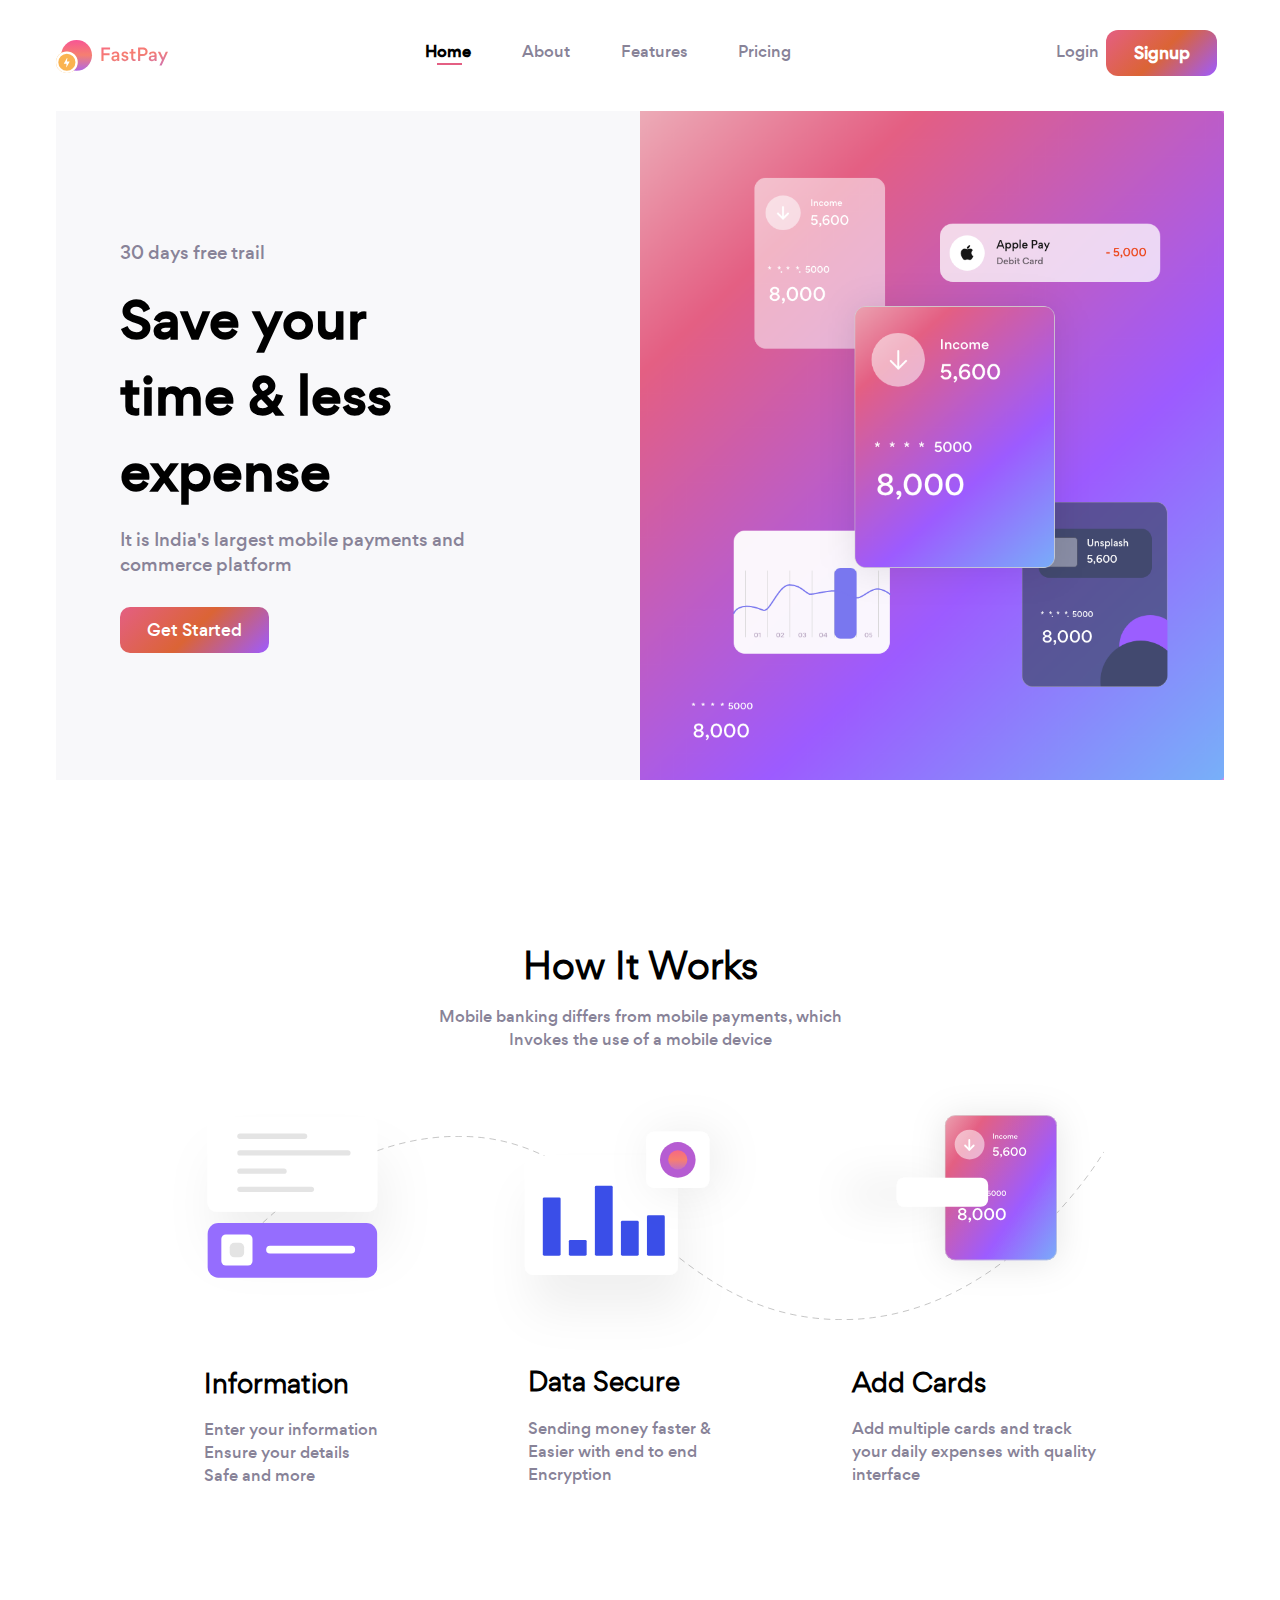
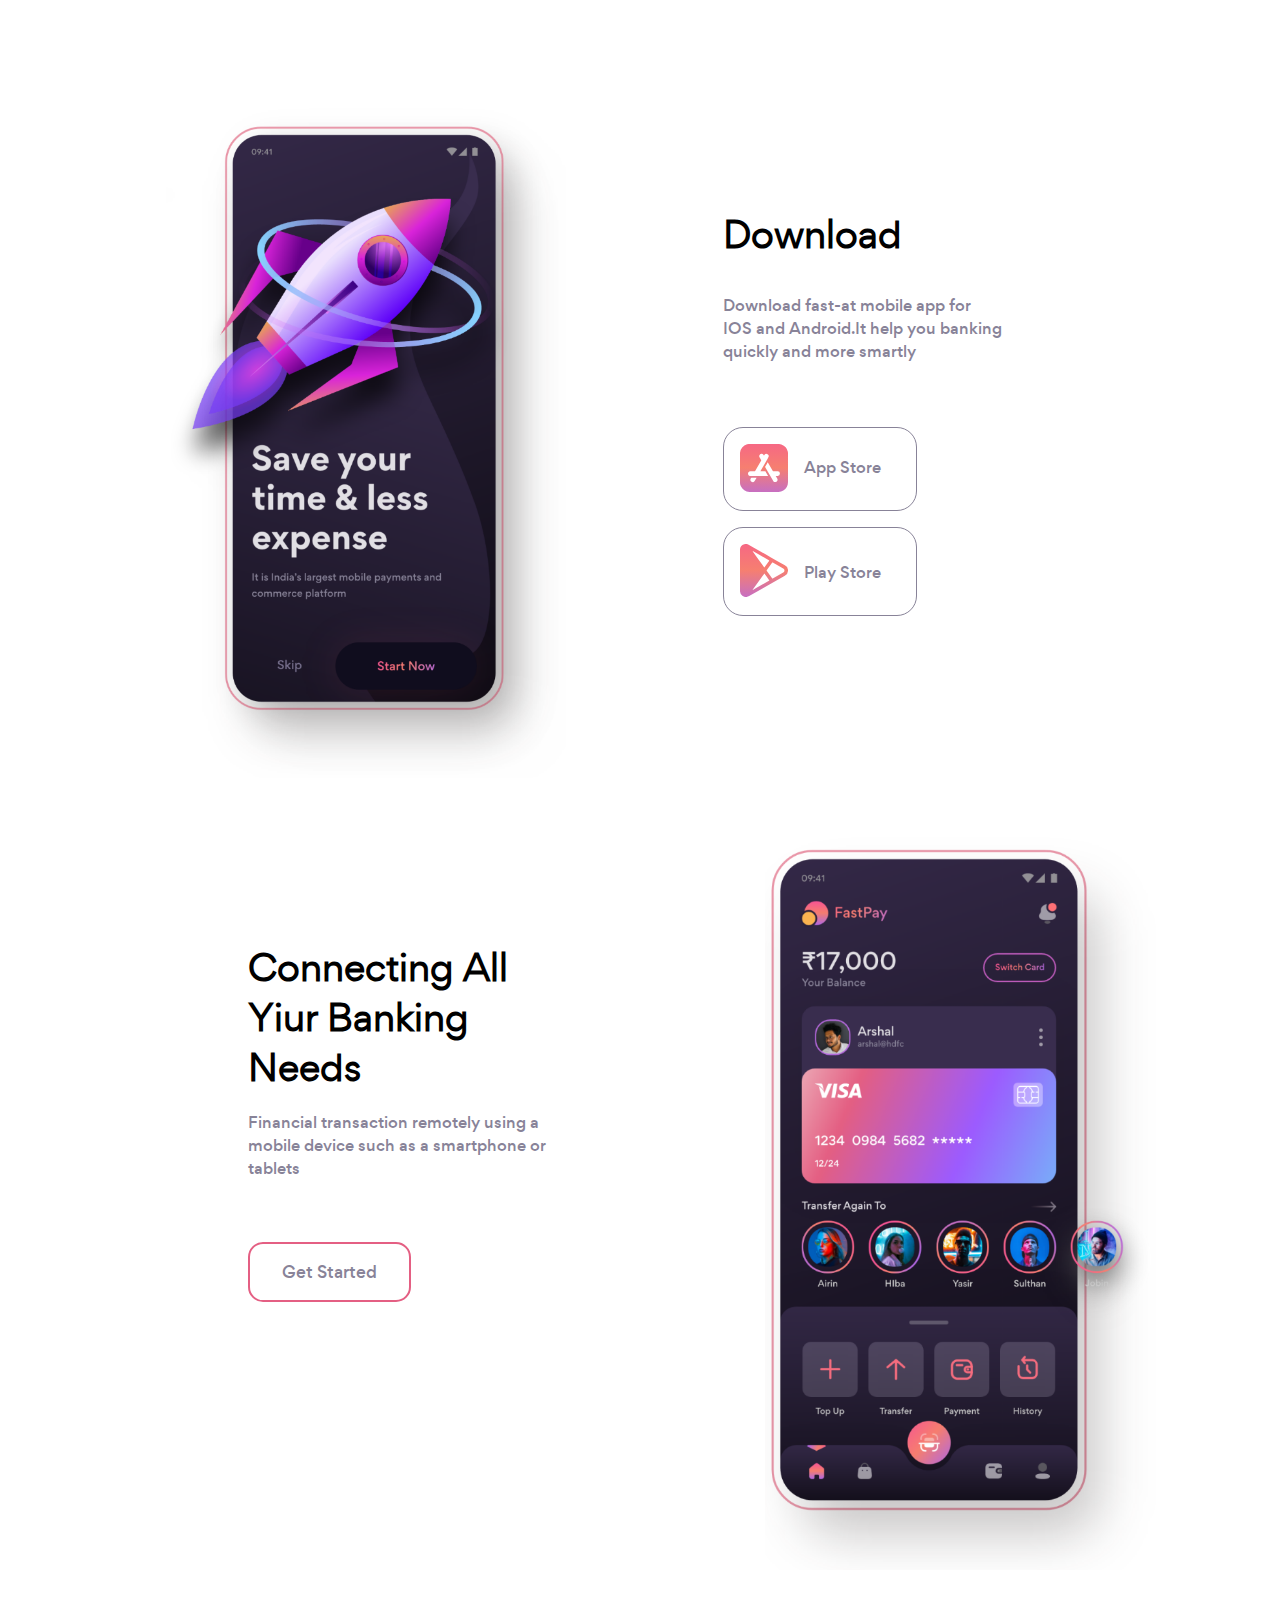
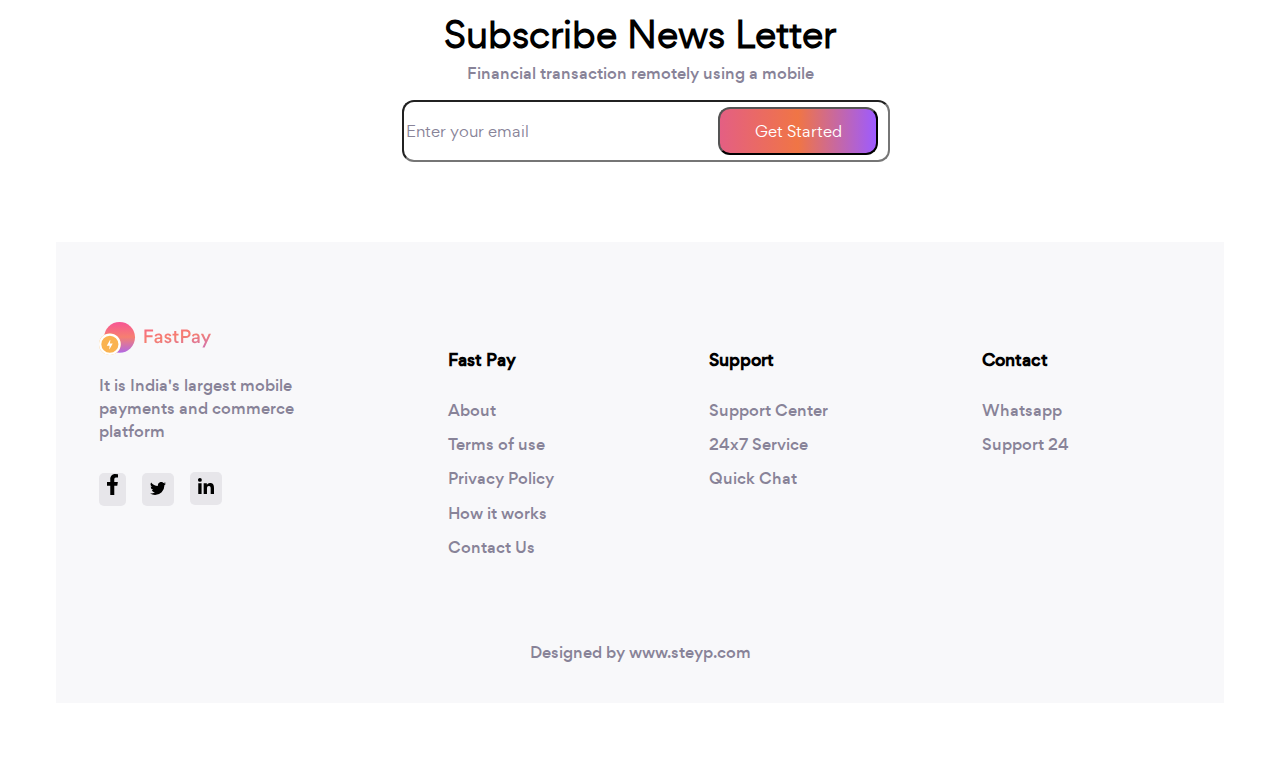
<file: Challenges/fast-pay/index.html>
<!DOCTYPE html>
<html lang="en">

<head>
    <meta charset="UTF-8">
    <meta http-equiv="X-UA-Compatible" content="IE=edge">
    <meta name="viewport" content="width=device-width, initial-scale=1.0">
    <link rel="icon" type="image/x-icon" href="Images/favicon.png">
    <title>FastPay</title>

    <!--EXTERNAL CSS LINK-->
    <link rel="stylesheet" href="Styles/Header.css">
    <link rel="stylesheet" href="Styles/Spotlight.css">
    <link rel="stylesheet" href="Styles/About.css">
    <link rel="stylesheet" href="Styles/Main.css">
    <link rel="stylesheet" href="Styles/Contact.css">
    <link rel="stylesheet" href="Styles/Footer.css">
    <!--EXTERNAL CSS LINK-->

</head>

<body>

    <div class="wrapper">
        <!--Header Section-->
        <header class="header">
            <div class="left">
                <img src="Images/fastpay - logo.svg" alt="logo">
            </div>
            <div class="middle">
                <ul>
                    <li><a href="#">H<span style="border-bottom: 2px solid #E45F83;">om</span>e</a></li>
                    <li><a href="#">About</a></li>
                    <li><a href="#">Features</a></li>
                    <li><a href="#">Pricing</a></li>
                </ul>
            </div>

            <div class="right">
                <ul>
                    <li><a href="#">Login</a></li>
                    <li><a href="#">Signup</a></li>
                </ul>
            </div>
        </header>
        <!--Header Section-->

        <!--Spotlight Section-->
        <section class="spotlight">
            <div class="left">
                <div class="wrapper">
                    <p class="top-text">30 days free trail</p>
                    <h1>Save your<br/>time & less<br/>expense</h1>
                    <p class="bottom-text">It is India's largest mobile payments and<br/>commerce platform</p>
                    <a href="#" class="get-start">Get Started</a>
                </div>
            </div>

            <div class="right">
                <img src="Images/spotlight - image.png" alt="spotlight image">
            </div>
        </section>
        <!--Spotlight Section-->

        <!--About Section-->
        <section class="about">
            <div class="top">
                <h3>How It Works</h3>
                <p>Mobile banking differs from mobile payments, which<br/>Invokes the use of a mobile device</p>
            </div>

            <div class="bottom">
                <ul>
                    <li>
                        <img src="Images/information.svg" alt="information image">
                        <div class="head">
                            <h4>Information</h4>
                            <p>Enter your information<br/>Ensure your details<br/>Safe and more</p>
                        </div>
                    </li>
                    <li>
                        <img src="Images/Data Secure.svg" alt="data secure image">
                        <div class="head">
                            <h4>Data Secure</h4>
                            <p>Sending money faster &<br/>Easier with end to end<br/>Encryption</p>
                        </div>
                    </li>
                    <li>
                        <img src="Images/Add cards.svg" alt="add card image">
                        <div class="head">
                            <h4>Add Cards</h4>
                            <p>Add multiple cards and track<br/>your daily expenses with quality<br/>interface</p>
                        </div>
                    </li>
                </ul>
                <img class="path-img" src="Images/how it work - path.svg" alt="">
            </div>
        </section>
        <!--About Section-->
        <!--Main Section-->
        <section class="main">
            <div class="top">
                <div class="left">
                    <img src="Images/download.png" alt="first main image">
                </div>
                <div class="right">
                    <h3>Download</h3>
                    <p>Download fast-at mobile app for<br/>IOS and Android.It help you banking<br/>quickly and more smartly</p>
                    <div class="right-bottom">  
                        <a href="#">
                            <img src="Images/App Store.svg" alt="App store"><p>App Store</p>
                        </a>
                        <a href="#">
                            <img src="Images/Play Store.svg" alt="Play store"><p>Play Store</p>
                        </a>
                    </div>
                    
                </div>
            </div>

            <div class="bottom">
                <div class="left">
                    <h3>Connecting All<br/>Yiur Banking<br/>Needs</h3>
                    <p>Financial transaction remotely using a<br/>mobile device such as a smartphone or<br/>tablets</p>
                    <a href="#">
                        Get Started
                    </a>
                <div class="right">
                    <img src="Images/Connecting.png" alt="Second main image">
                </div>
            </div>
        </section>
        <!--Main Section-->

        <!--Contact Section-->
        <section class="contact">
            <h3>
                Subscribe News Letter
            </h3>
            <p>Financial transaction remotely using a mobile</p>
            <form action="">
                <input type="email" value="Enter your email">
                <input type="submit" value="Get Started">
            </form>
        </section>
        <!--Contact Section-->

        <!--Footer Section-->
        <section class="footer">
            <div class="left">
                <a href="#"><img src="Images/fastpay - logo.svg" alt="logo"></a>
                <p>It is India's largest mobile<br/>payments and commerce<br/>platform</p>
                <ul>
                    <li><a href="#"><img src="Images/Icon awesome-facebook-f.svg" alt="facebook"></a></li>
                    <li><a href="#"><img src="Images/Icon awesome-twitter.svg" alt="Twitter"></a></li>
                    <li><a href="#"><img src="Images/Icon awesome-linkedin-in.svg" alt="linkedIn"></a></li>
                </ul>
            </div>

            <div class="middle-left">
                <h5>Fast Pay</h5>
                <ul>
                    <li><a href="#">About</a></li>
                    <li><a href="#">Terms of use</a></li>
                    <li><a href="#">Privacy Policy</a></li>
                    <li><a href="#">How it works</a></li>
                    <li><a href="#">Contact Us</a></li>
                </ul>
            </div>

            <div class="middle-right">
                <h5>Support</h5>
                <ul>
                    <li><a href="#">Support Center</a></li>
                    <li><a href="#">24x7 Service</a></li>
                    <li><a href="#">Quick Chat</a></li>
                </ul>
            </div>

            <div class="right">
                <h5>Contact</h5>
                <ul>
                    <li><a href="#">Whatsapp</a></li>
                    <li><a href="#  ">Support 24</a></li>
                </ul>
            </div>
            <div class="bottom-text">
                <p>Designed by <a href="https://www.steyp.com">www.steyp.com</a></p>
            </div>    
        </section>
        <!--Footer Section-->
    </div>


    
</body>

</html>
</file>
<file: Challenges/fast-pay/Styles/Header.css>
@font-face {
    font-family: 'gorditamedium';
    src: url('../Fonts/gordita_medium-webfont.woff2') format('woff2'),
         url('../Fonts/gordita_medium-webfont.woff') format('woff');
    font-weight: normal;
    font-style: normal;

}

@font-face {
    font-family: 'gorditaregular';
    src: url('../Fonts/gordita_regular-webfont.woff2') format('woff2'),
         url('../Fonts/gordita_regular-webfont.woff') format('woff');
    font-weight: normal;
    font-style: normal;
}

a{
    text-decoration: none;
    color: inherit;
}

.header {
    margin: 2rem 3rem;
    font-family: 'gorditamedium';
    font-size: 15px;
    display: flex;
    flex-direction: row;
    justify-content: space-between;
    
}

.header .left img{
    width: 7rem;
    margin-top: .5rem;
}

.header .middle{    
    width: 40%;
}
.header .middle ul {
    list-style: none;
    margin: 0;
    padding: 0;
    display: flex;
    flex-direction: row;
    justify-content: space-evenly;
    align-content: center;
}
.header .middle ul li{
    margin-top: .5rem;
}
.header .middle ul li:nth-child(n){
    color: #888398;
}


.header .middle ul li:first-child{
    font-weight: bolder;
    color: #000000;
}


.header .right{
    width: 15%;
}
.header .right ul {
    list-style: none;
    margin: 0;
    padding: 0;
    display: flex;
    flex-direction: row;
    justify-content: space-evenly;
}
.header .right ul li{
    margin-top: .5rem;
}
.header .right ul li:nth-child(n){
    color: #888398;
}
.header .right ul li:last-child{
    color: #FFFFFF;
    font-size: 16px;
    font-weight: bolder;
    padding: .7rem 1.7rem;
    margin-top: -.12rem;
    border-radius: 12px;
    background-image: linear-gradient(-45deg,#9D5BFF ,#db6435 ,#E45F83);
}
</file>
<file: Challenges/fast-pay/Styles/Spotlight.css>
@font-face {
    font-family: 'gorditamedium';
    src: url('../Fonts/gordita_medium-webfont.woff2') format('woff2'),
         url('../Fonts/gordita_medium-webfont.woff') format('woff');
    font-weight: normal;
    font-style: normal;

}

@font-face {
    font-family: 'gorditaregular';
    src: url('../Fonts/gordita_regular-webfont.woff2') format('woff2'),
         url('../Fonts/gordita_regular-webfont.woff') format('woff');
    font-weight: normal;
    font-style: normal;
}


.spotlight {
    margin: 2rem 3rem;
    display: flex;
    flex-direction: row;
    background-color: violet;
}

.spotlight .left {
    background-color: #F8F8FA;
    width: 50%;
}
.spotlight .left .wrapper{
    margin-left: 4rem;
    padding-top: 7rem;
}
.spotlight .left .wrapper p{
    font-family: 'gorditamedium';
    color: #888398;
    font-size: 17px;
}

.spotlight .left .wrapper h1{
    font-size: 50px;
    font-family: 'gorditamedium';
    margin-top: .7rem;
    margin-bottom: .7rem;
    font-weight: bold;
    color: #000000;
}
.spotlight .left .wrapper .bottom-text{
    padding-bottom: 1.5rem;
}
.spotlight .left .wrapper .get-start{
    font-size: 16px;
    font-family: 'gorditamedium';
    padding: .7rem 1.7rem;
    border-radius: 10px;
    background-image: linear-gradient(-45deg,#9D5BFF ,#db6435 ,#E45F83);
    color: #FFFFFF;
}

.spotlight .right img{
    width: 100%;
    height: 100%;
}

.spotlight .right{
    width: 50%;
}
</file>
<file: Challenges/fast-pay/Styles/About.css>
@font-face {
    font-family: 'gorditamedium';
    src: url('../Fonts/gordita_medium-webfont.woff2') format('woff2'),
         url('../Fonts/gordita_medium-webfont.woff') format('woff');
    font-weight: normal;
    font-style: normal;

}

@font-face {
    font-family: 'gorditaregular';
    src: url('../Fonts/gordita_regular-webfont.woff2') format('woff2'),
         url('../Fonts/gordita_regular-webfont.woff') format('woff');
    font-weight: normal;
    font-style: normal;
}



.about {
    margin: 2rem 3rem;
}


.about .top {
    text-align: center;
    margin-top: 10rem;
}
.about .top h3 {
    font-size: 35px;
    font-family: 'gorditaregular';
    margin-bottom: 0rem;
}
.about .top p {
    font-family: 'gorditamedium';
    font-size: 15px;
    color: #888398;
}


.about .bottom ul{
    position: relative;
    list-style: none;
    padding: 0;
    margin: 0;
    display: flex;
    flex-direction: row;
    justify-content: space-evenly;
}
.about .bottom ul li img{
    width: 20rem;
}
.about .bottom ul li:first-child img{
    margin-top: 1rem;
}
.about .bottom ul li:last-child {
    margin-left: -5rem;
    width: 22rem;
}
.about .bottom ul li:nth-child(2){
    margin-left: -5rem;
}

.about .bottom .head{
    font-family: 'gorditaregular';
    margin-left: 4rem;
}
.about .bottom .head h4{
    color: #000000;
    font-size: 25px;
}
.about .bottom .head p{
    font-family: 'gorditamedium';
    font-size: 15px;
    color: #888398;
    margin-top: -1rem;
}
.about .bottom ul li:nth-child(2) .head{
    margin-top: -3.3rem;
}
.about .bottom ul li:last-child .head{
    margin-top: 2.9rem;
}

.about .bottom .path-img {
    position: absolute;
    width: 55rem;
    top: 71rem;   
    left: 14rem;
    z-index: -20;
}
</file>
<file: Challenges/fast-pay/Styles/Main.css>
@font-face {
    font-family: 'gorditamedium';
    src: url('../Fonts/gordita_medium-webfont.woff2') format('woff2'),
         url('../Fonts/gordita_medium-webfont.woff') format('woff');
    font-weight: normal;
    font-style: normal;

}

@font-face {
    font-family: 'gorditaregular';
    src: url('../Fonts/gordita_regular-webfont.woff2') format('woff2'),
         url('../Fonts/gordita_regular-webfont.woff') format('woff');
    font-weight: normal;
    font-style: normal;
}

.main {
    margin: 2rem 3rem;
    padding-top: 10rem;
}

.main .top {
    display: flex;
    flex-direction: row;
    justify-content: space-evenly;
}
.main .top .left{
    margin-left: -3rem;
}
.main .top .left img{
    width: 25rem;
}

.main .top .right{
    margin-right: 4rem;
    margin-top: 5rem;
}
.main .top .right h3{
    font-family: 'gorditaregular';
    font-size: 35px;
    color: #000000;
}
.main .top .right p{
    font-family: 'gorditamedium';
    font-size: 15px;
    color: #888398;
}
.main .top .right a img{
    width: 2rem;
}
.main .top .right .right-bottom{
    margin-top: 4rem;
    display: flex;
    flex-direction: column;
}
.main .top .right .right-bottom a{
    width: 10rem;
    border: 1px solid #888398;
    margin-bottom: 1rem;
    padding: 1rem 1rem;
    border-radius: 20px;
}
.main .top .right .right-bottom a img{
    width: 3rem;
}
.main .top .right .right-bottom a p{
    margin-left: 4rem;
    margin-top: -2.5rem;
}




.main .bottom .left{
    width: 50%;
    margin-left: 12rem;
    margin-top: 10rem;
}
.main .bottom .left h3{
    font-family: 'gorditaregular';
    font-size: 35px;
    color: #000000;
}
.main .bottom .left p{
    font-family: 'gorditamedium';
    font-size: 15px;
    color: #888398;
    margin-top: -1rem;
    margin-bottom: 5rem;
}
.main .bottom .left a{
    font-family: 'gorditamedium';
    font-size: 16px;
    color: #888398;
    width: 10rem;
    border: 2px solid #E45F83;
    padding: 1rem 2rem;
    border-radius: 15px;
}

.main .bottom .right{
    width: 50%;
    margin-left:32.3rem;
    margin-top: -28rem;
}
.main .bottom .right img{
    width: 25rem;
}
</file>
<file: Challenges/fast-pay/Styles/Contact.css>
@font-face {
    font-family: 'gorditamedium';
    src: url('../Fonts/gordita_medium-webfont.woff2') format('woff2'),
         url('../Fonts/gordita_medium-webfont.woff') format('woff');
    font-weight: normal;
    font-style: normal;

}

@font-face {
    font-family: 'gorditaregular';
    src: url('../Fonts/gordita_regular-webfont.woff2') format('woff2'),
         url('../Fonts/gordita_regular-webfont.woff') format('woff');
    font-weight: normal;
    font-style: normal;
}


.contact {
    margin: 2rem 3rem;
    text-align: center;
}

.contact h3{
    font-family: 'gorditaregular';
    font-size: 35px;
    color: #000000;
}
.contact p{
    font-family: 'gorditamedium';
    font-size: 15px;
    color: #888398;
    margin-top: -2rem;
}
input[type="email"] {
    width: 30rem;
    border-radius: 12px;
    height: 3.5rem;
    margin-left: -10rem;
    font-family: 'gorditaregular';
    font-size: 15px;
    color: #888398;
}
input[type="submit"]{
    width: 10rem;
    height: 3rem;
    border-radius: 12px;
    margin-left: -11rem;
    margin-right: -10rem;
    background-image: linear-gradient(to right , #E45F83, #f07545, #9D5BFF);
    font-family: 'gorditaregular';
    color: #FFFFFF;
    font-size: 15px;
}
</file>
<file: Challenges/fast-pay/Styles/Footer.css>
@font-face {
    font-family: 'gorditamedium';
    src: url('../Fonts/gordita_medium-webfont.woff2') format('woff2'),
         url('../Fonts/gordita_medium-webfont.woff') format('woff');
    font-weight: normal;
    font-style: normal;

}

@font-face {
    font-family: 'gorditaregular';
    src: url('../Fonts/gordita_regular-webfont.woff2') format('woff2'),
         url('../Fonts/gordita_regular-webfont.woff') format('woff');
    font-weight: normal;
    font-style: normal;
}


.footer {
    margin: 5rem 3rem;
    padding: 5rem 0rem 9rem 0rem;
    position: relative;
    display: flex;
    flex-direction: row;
    justify-content: space-evenly;
    flex-wrap: wrap;
    background-color: #F8F8FA;
}

.footer .left{
    margin-left: -7rem;
}
.footer .left img{
    width: 7rem;
}
.footer .left p{
    font-family: 'gorditamedium';
    font-size: 15px;
    color: #888398;
}
.footer .left ul{
    list-style: none;
    margin: 0;
    padding: 1rem 0rem;
    display: flex;
}
.footer .left ul li a{
    padding: .5rem .5rem;
    background-color: #88839827;   
    margin-right: 1rem;
    border-radius: 5px;
}


.footer .left ul li:nth-child(1) img{
    width: .7rem;
    margin-top: 0rem;
}
.footer .left ul li:nth-child(2) img{
    width: 1rem;
    margin-top: .5rem;
}
.footer .left ul li:nth-child(3) img{
    width: 1rem;
    margin-top: .3rem;
}



.footer .middle-left h5 {
    font-family: 'gorditamedium';
    color: #000000;
    font-size: 16px;
}   
.footer .middle-left ul{
    list-style: none;
    margin: 0;
    padding: 0;
}
.footer .middle-left ul li{
    font-family: 'gorditamedium';
    color: #888398;
    font-size: 15px;
    margin-top: .7rem;
}



.footer .middle-right h5{
    font-family: 'gorditamedium';
    color: #000000;
    font-size: 16px;
}
.footer .middle-right ul{
    list-style: none;
    margin: 0;
    padding: 0;
}
.footer .middle-right ul li{
    font-family: 'gorditamedium';
    color: #888398;
    font-size: 15px;
    margin-top: .7rem;
}



.footer .right h5{
    font-family: 'gorditamedium';
    color: #000000;
    font-size: 16px;
}
.footer .right ul{
    list-style: none;
    margin: 0;
    padding: 0;
}
.footer .right ul li{
    font-family: 'gorditamedium';
    color: #888398;
    font-size: 15px;
    margin-top: .7rem;
}

.footer .bottom-text{
    font-family: 'gorditamedium';
    color: #888398;
    font-size: 15px;
    position: absolute;
    top: 24rem;
    left: 0 auto;
}
</file>
